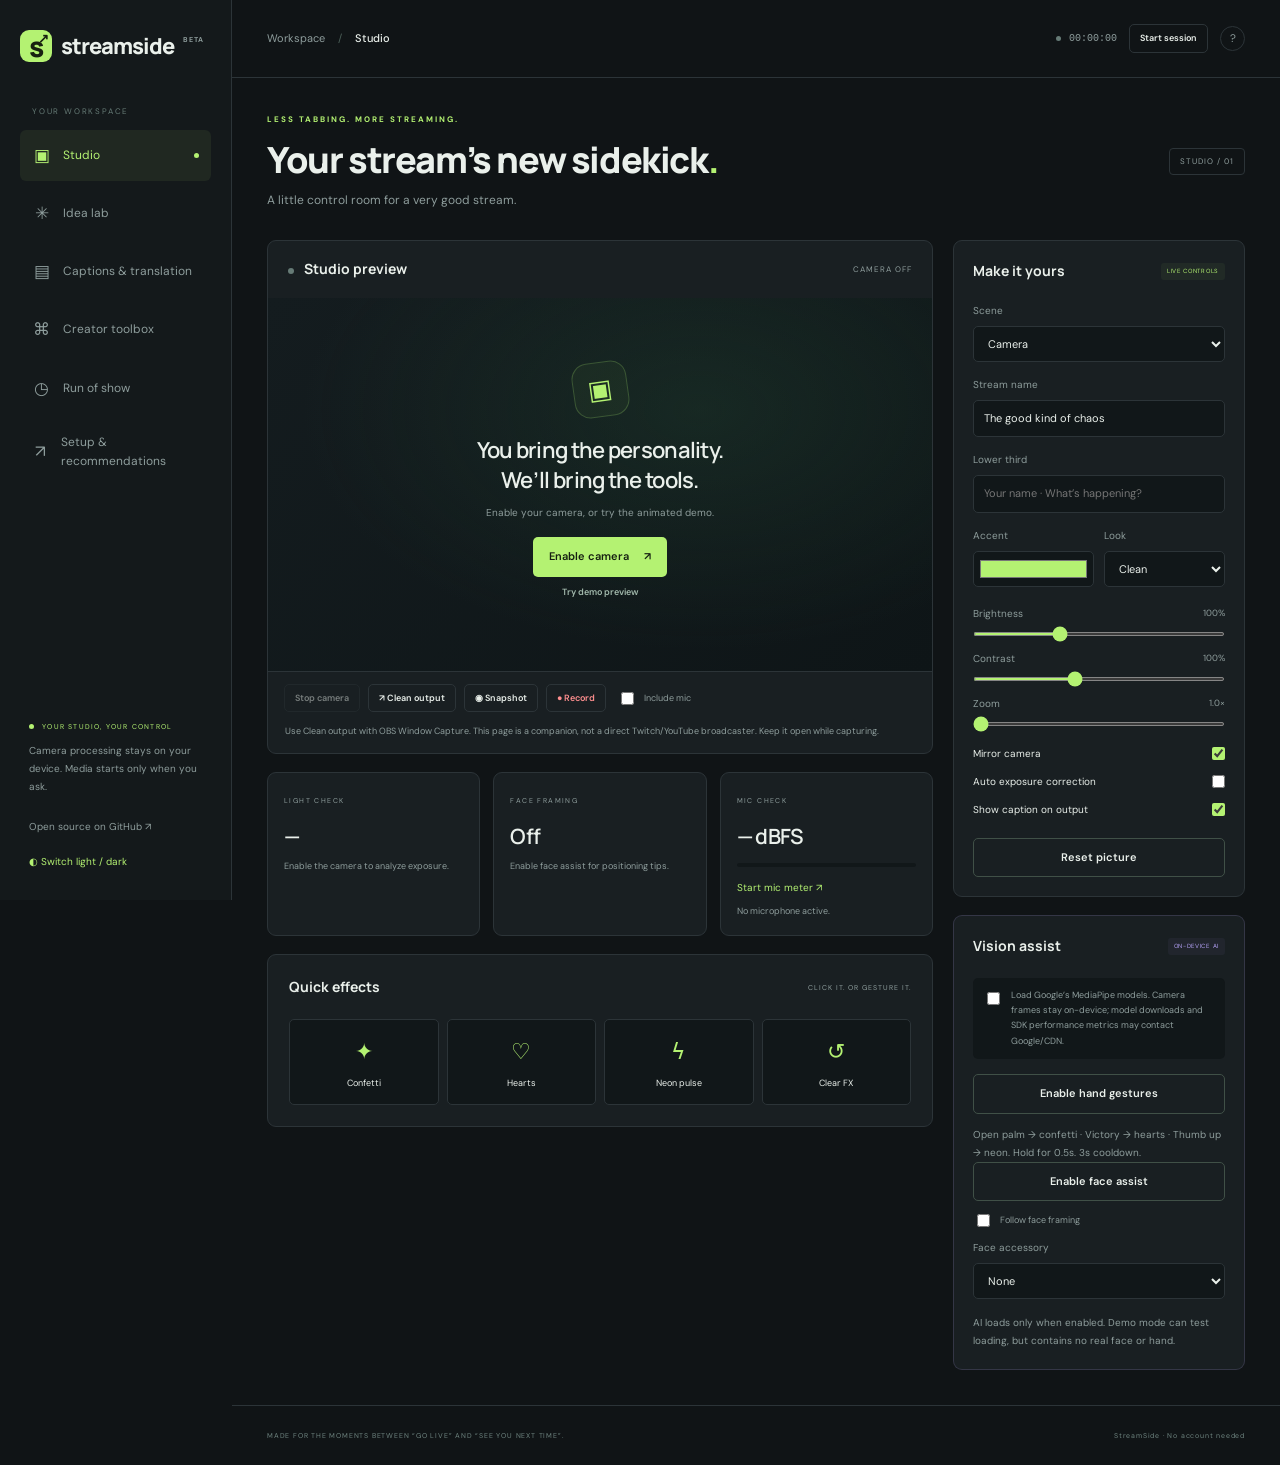
<file: index.html>
<!doctype html><html lang="en"><head><meta charset="utf-8"><meta name="viewport" content="width=device-width,initial-scale=1"><meta name="theme-color" content="#101416"><meta name="description" content="A compact streaming co-pilot. Camera effects, gesture controls, captions, translation, ideas, overlays and creator utilities."><title>StreamSide — Your streaming co-pilot</title><link rel="icon" href="icon.svg" type="image/svg+xml"><link rel="stylesheet" href="style.css?v=69c12beebc"><script defer src="core.js?v=cd84f6df94"></script><script defer src="studio.js?v=141bb0b084"></script><script defer src="speech.js?v=0352fb3597"></script><script defer src="app.js?v=14e2ea399c"></script></head><body>
<aside class="sidebar"><a class="brand" href="#studio"><span class="logo">s<span>↗</span></span>streamside<span class="beta">BETA</span></a><p class="nav-label">YOUR WORKSPACE</p><nav aria-label="Tools"><button data-tab="studio" class="active"><span>▣</span>Studio<span class="nav-dot"></span></button><button data-tab="ideas"><span>✳</span>Idea lab</button><button data-tab="captions"><span>▤</span>Captions & translation</button><button data-tab="tools"><span>⌘</span>Creator toolbox</button><button data-tab="planner"><span>◷</span>Run of show</button><button data-tab="guide"><span>↗</span>Setup & recommendations</button></nav><div class="side-bottom"><div class="local-badge"><i></i> YOUR STUDIO, YOUR CONTROL</div><p>Camera processing stays on your device. Media starts only when you ask.</p><a href="https://github.com/LucasLi1337Unknown/StreamSide" target="_blank" rel="noopener">Open source on GitHub ↗</a><button id="theme-toggle" class="text-button">◐ Switch light / dark</button></div></aside>
<div class="workspace"><header class="topbar"><div class="breadcrumb">Workspace <span>/</span> <b id="page-label">Studio</b></div><div class="top-actions"><span class="session-pill"><i></i> <span id="session-time">00:00:00</span></span><button id="session-toggle" class="small-button">Start session</button><button id="quick-guide" class="icon-button" aria-label="Open setup guide">?</button></div></header><main>
<section id="studio" class="page active"><div class="page-heading"><div><p class="eyebrow">LESS TABBING. MORE STREAMING.</p><h1>Your stream’s new sidekick<span>.</span></h1><p>A little control room for a very good stream.</p></div><span class="version-tag">STUDIO / 01</span></div>
<div class="studio-layout"><div class="studio-main"><div class="panel preview-panel"><div class="panel-head"><h2><i class="status-dot" id="camera-dot"></i> Studio preview</h2><div class="live-label" id="camera-label">CAMERA OFF</div></div><div class="canvas-wrap"><canvas id="studio-canvas" width="1280" height="720" aria-label="Processed camera preview"></canvas><div id="preview-empty"><div class="camera-glyph">▣</div><h3>You bring the personality.<br>We’ll bring the tools.</h3><p>Enable your camera, or try the animated demo.</p><button id="camera-start" class="primary">Enable camera <span>↗</span></button><button id="demo-start" class="subtle">Try demo preview</button></div></div><video id="camera-video" playsinline muted hidden></video><div class="preview-controls"><button id="camera-stop" class="small-button" disabled>Stop camera</button><button id="popout" class="small-button">↗ Clean output</button><button id="snapshot" class="small-button">◉ Snapshot</button><button id="record" class="small-button record-button">● Record</button><label class="inline-check"><input id="record-mic" type="checkbox"> Include mic</label><span id="record-status" class="muted"></span></div><p class="footnote">Use Clean output with OBS Window Capture. This page is a companion, not a direct Twitch/YouTube broadcaster. Keep it open while capturing.</p></div>
<div class="three-grid metrics"><div class="panel metric"><span>LIGHT CHECK</span><strong id="light-score">—</strong><p id="light-tip">Enable the camera to analyze exposure.</p></div><div class="panel metric"><span>FACE FRAMING</span><strong id="face-score">Off</strong><p id="face-tip">Enable face assist for positioning tips.</p></div><div class="panel metric"><span>MIC CHECK</span><strong id="mic-value">— dBFS</strong><div class="meter"><i id="mic-bar"></i></div><button id="mic-test" class="text-button">Start mic meter ↗</button><p id="mic-tip">No microphone active.</p></div></div>
<div class="panel"><div class="panel-head"><h2>Quick effects</h2><span class="muted">CLICK IT. OR GESTURE IT.</span></div><div class="effect-buttons"><button data-fx="confetti"><span>✦</span> Confetti</button><button data-fx="hearts"><span>♡</span> Hearts</button><button data-fx="neon"><span>ϟ</span> Neon pulse</button><button data-fx="clear"><span>↺</span> Clear FX</button></div></div></div>
<div class="studio-side"><div class="panel"><div class="panel-head"><h2>Make it yours</h2><span class="green-tag">LIVE CONTROLS</span></div><label>Scene<select id="scene"><option value="camera">Camera</option><option value="starting">Starting soon</option><option value="brb">Be right back</option><option value="ending">Stream ending</option></select></label><label>Stream name<input id="stream-name" maxlength="60" value="The good kind of chaos"></label><label>Lower third<input id="lower-third" maxlength="80" placeholder="Your name · What’s happening?"></label><div class="two-grid"><label>Accent<input id="accent" type="color" value="#b4f272"></label><label>Look<select id="look"><option value="clean">Clean</option><option value="warm">Warm</option><option value="cool">Cool</option><option value="mono">Mono</option><option value="vivid">Vivid</option></select></label></div><label class="slider-label">Brightness <output id="brightness-value">100%</output><input id="brightness" type="range" min="60" max="180" value="100"></label><label class="slider-label">Contrast <output id="contrast-value">100%</output><input id="contrast" type="range" min="60" max="160" value="100"></label><label class="slider-label">Zoom <output id="zoom-value">1.0×</output><input id="zoom" type="range" min="1" max="2" step="0.05" value="1"></label><div class="toggle-list"><label><span>Mirror camera</span><input id="mirror" type="checkbox" checked></label><label><span>Auto exposure correction</span><input id="auto-light" type="checkbox"></label><label><span>Show caption on output</span><input id="show-caption" type="checkbox" checked></label></div><button id="reset-look" class="secondary wide">Reset picture</button></div>
<div class="panel ai-panel"><div class="panel-head"><h2>Vision assist</h2><span class="purple-tag">ON-DEVICE AI</span></div><label class="consent"><input id="vision-consent" type="checkbox"> Load Google’s MediaPipe models. Camera frames stay on-device; model downloads and SDK performance metrics may contact Google/CDN.</label><button id="gestures" class="secondary wide">Enable hand gestures</button><p class="mini" id="gesture-status">Open palm → confetti · Victory → hearts · Thumb up → neon. Hold for 0.5s. 3s cooldown.</p><button id="face-assist" class="secondary wide">Enable face assist</button><label class="inline-check"><input id="auto-frame" type="checkbox"> Follow face framing</label><label>Face accessory<select id="accessory"><option value="none">None</option><option value="glasses">Neon glasses</option><option value="crown">Crown</option><option value="sparkles">Cheek sparkles</option></select></label><p class="mini" id="vision-status">AI loads only when enabled. Demo mode can test loading, but contains no real face or hand.</p></div></div></div></section>
<section id="ideas" class="page"><div class="page-heading"><div><p class="eyebrow">BEAT THE “WHAT NOW?” MOMENT</p><h1>The idea lab<span>.</span></h1><p>Fresh prompts. Safe chaos. Zero awkward silence.</p></div></div><div class="two-grid"><div class="panel generator"><div class="panel-head"><h2>Random inspiration</h2><span>✳</span></div><div class="two-grid"><label>Category<select id="idea-category"><option value="gaming">Gaming</option><option value="chatting">Just chatting</option><option value="creative">Art & creating</option><option value="study">Study & learning</option></select></label><label>Generate<select id="idea-type"><option value="challenge">A challenge</option><option value="topic">A chat prompt</option><option value="title">A stream title</option><option value="wildcard">A wildcard object</option></select></label></div><div id="idea-output" class="big-output" aria-live="polite">Your next great moment starts with one click.</div><div class="button-row"><button id="generate" class="primary">Generate something ✦</button><button id="save-idea" class="secondary">☆ Save</button><button id="copy-idea" class="secondary">Copy</button></div><p class="mini">Curated random combinations, not an LLM. Challenges avoid dangerous, costly or humiliating tasks.</p></div><div class="panel"><div class="panel-head"><h2>Spin a decision</h2><span>◉</span></div><label>Options, one per line<textarea id="wheel-options" rows="5">Play one more round
Take a water break
Let chat choose the next topic
Try a creative challenge</textarea></label><div id="wheel-result" class="wheel-result" aria-live="polite">?</div><button id="spin" class="primary wide">Let the wheel decide ↻</button></div></div><div class="two-grid below"><div class="panel"><div class="panel-head"><h2>Random number & dice</h2></div><div class="three-grid"><label>Minimum<input id="random-min" type="number" value="1"></label><label>Maximum<input id="random-max" type="number" value="100"></label><label>Dice count<input id="dice-count" type="number" min="1" max="10" value="2"></label></div><div class="button-row"><button id="random-number" class="secondary">Draw a number</button><button id="roll-dice" class="secondary">Roll d6 dice</button><strong id="random-result">—</strong></div></div><div class="panel"><div class="panel-head"><h2>Your saved ideas</h2><button id="export-ideas" class="text-button">Export ↗</button></div><div id="saved-ideas" class="list-empty">Save an idea to keep it here.</div></div></div></section>
<section id="captions" class="page"><div class="page-heading"><div><p class="eyebrow">MAKE EVERY WORD COUNT</p><h1>Say it. Save it. Share it<span>.</span></h1><p>Live microphone captions, translation, and transcript links.</p></div></div><div class="two-grid"><div class="panel"><div class="panel-head"><h2>Live captions</h2><span id="speech-badge" class="status-tag">NOT LISTENING</span></div><div class="two-grid"><label>Spoken language<select id="speech-language"><option value="en-US">English</option><option value="zh-CN">中文（普通话）</option><option value="fr-FR">Français</option><option value="es-ES">Español</option><option value="pt-BR">Português (Brasil)</option><option value="ja-JP">日本語</option><option value="de-DE">Deutsch</option></select></label><label>Transcript title<input id="transcript-title" maxlength="100" value="My stream transcript"></label></div><p class="mini">Uses your microphone, not a stream URL or desktop audio. Speech recognition depends on browser/service support and may send audio to your browser’s recognition provider. Chrome/Edge recommended.</p><div class="button-row"><button id="speech-start" class="primary">Start listening</button><button id="speech-stop" class="secondary" disabled>Stop</button><button id="speech-clear" class="text-button">Clear session</button></div><p id="speech-status" class="mini" role="status">You can also paste text below or import an exported JSON transcript.</p><div id="interim" class="interim" aria-live="polite"></div><div id="transcript-list" class="transcript-list"><p class="list-empty">Your words will appear here.</p></div><label>Manual caption / paste text<textarea id="manual-caption" rows="3" placeholder="Useful when speech recognition isn’t supported…"></textarea></label><button id="add-caption" class="secondary">Add to transcript</button><div class="button-row export-row"><button id="export-txt" class="text-button">↓ TXT</button><button id="export-srt" class="text-button">↓ SRT</button><button id="export-json" class="text-button">↓ JSON</button><label class="file-label">↑ Import JSON<input id="import-transcript" type="file" accept=".json,application/json"></label></div></div>
<div><div class="panel"><div class="panel-head"><h2>Translate your words</h2><span class="purple-tag">BROWSER + ONLINE</span></div><label>Translate into<select id="target-language"><option value="zh">中文</option><option value="en">English</option><option value="fr">Français</option><option value="es">Español</option><option value="pt">Português</option><option value="ja">日本語</option><option value="de">Deutsch</option></select></label><label>Translation engine<select id="translation-engine"><option value="browser">On-device browser AI (if available)</option><option value="mymemory">MyMemory online (limited free service)</option></select></label><label class="consent"><input id="translation-consent" type="checkbox"> For MyMemory, send caption text to api.mymemory.translated.net. Its quotas and terms apply. Avoid confidential text.</label><label class="inline-check"><input id="auto-translate" type="checkbox"> Translate new captions automatically</label><button id="translate-last" class="secondary wide">Translate latest caption</button><div id="translation-output" class="translation-output">Translations appear here.</div><p id="translation-status" class="mini" role="status">On-device AI may require a model download and is not available in every browser.</p></div><div class="panel below"><div class="panel-head"><h2>Give your transcript a link</h2><span>↗</span></div><p class="mini">Creates a read-only snapshot encoded in the link itself. Anyone with it can read the text. It is not encrypted, searchable hosting or live syncing. Long transcripts should be exported instead.</p><button id="share-transcript" class="primary wide">Create shareable link</button><label class="below">Snapshot link<input id="share-link" readonly placeholder="Generate a link first"></label><div class="button-row"><button id="copy-share" class="secondary">Copy link</button><a id="open-share" class="secondary disabled" target="_blank" rel="noopener">Open transcript ↗</a></div></div></div></div></section>
<section id="tools" class="page"><div class="page-heading"><div><p class="eyebrow">SMALL TOOLS. BIG DIFFERENCE.</p><h1>The creator toolbox<span>.</span></h1><p>The little things you always need in the middle of a stream.</p></div></div><div class="tool-grid"><div class="panel"><div class="panel-head"><h2>Countdown / focus timer</h2><span>◷</span></div><div id="countdown-display" class="timer-number">05:00</div><label>Minutes<input id="countdown-minutes" type="number" min="0.1" max="1440" step="0.1" value="5"></label><div class="button-row"><button id="timer-start" class="primary">Start</button><button id="timer-reset" class="secondary">Reset</button><button id="timer-overlay" class="secondary">Overlay ↗</button></div><label class="inline-check"><input id="timer-on-output" type="checkbox"> Show timer on studio output</label></div><div class="panel"><div class="panel-head"><h2>Bitrate & storage calculator</h2></div><div class="two-grid"><label>Upload speed (Mbps)<input id="upload-speed" type="number" min="0.1" max="10000" value="10"></label><label>Stream length (hours)<input id="stream-hours" type="number" min="0.1" max="48" value="2"></label><label>Video bitrate (kbps)<input id="video-bitrate" type="number" min="100" max="100000" value="6000"></label><label>Audio bitrate (kbps)<input id="audio-bitrate" type="number" min="32" max="512" value="160"></label></div><div id="bitrate-result" class="result-box"></div><p class="mini">Uses 70% of upload as a headroom guideline. Estimated decimal GB excludes container overhead; platform limits differ.</p></div><div class="panel"><div class="panel-head"><h2>Goal calculator</h2></div><div class="two-grid"><label>Current progress<input id="goal-current" type="number" min="0" value="35"></label><label>Target<input id="goal-target" type="number" min="1" value="100"></label></div><div id="goal-result" class="result-box"></div><div class="progress"><i id="goal-progress"></i></div><label class="inline-check"><input id="goal-on-output" type="checkbox"> Show goal bar on studio</label></div><div class="panel"><div class="panel-head"><h2>Quick poll</h2></div><label>Question<input id="poll-question" value="What should we do next?" maxlength="100"></label><label>Choices, one per line<textarea id="poll-options" rows="3">One more game
Creative challenge
Just chatting</textarea></label><button id="poll-create" class="secondary wide">Create / reset local poll</button><div id="poll-results" class="below"></div><p class="mini">Local vote counter for a host to tally chat votes. Viewers cannot vote remotely.</p></div><div class="panel"><div class="panel-head"><h2>Teleprompter</h2></div><label>Your script<textarea id="prompter-text" rows="5" placeholder="Paste your introduction, talking points, or script…"></textarea></label><label>Scroll speed<input id="prompter-speed" type="range" min="5" max="100" value="25"></label><button id="prompter-open" class="primary wide">Open teleprompter ↗</button></div><div class="panel"><div class="panel-head"><h2>Sound cues</h2><span>♫</span></div><p class="mini">Original synthesized cues. Play to your speakers; route browser audio into OBS if you want viewers to hear.</p><div class="effect-buttons sound-buttons"><button data-sound="chime">✦ Chime</button><button data-sound="win">★ Win</button><button data-sound="drum">● Drum</button><button data-sound="count">3…2…1</button></div><label>Volume<input id="sound-volume" type="range" min="0" max="0.5" step="0.01" value="0.15"></label></div></div></section>
<section id="planner" class="page"><div class="page-heading"><div><p class="eyebrow">A LITTLE STRUCTURE. A LOT OF ROOM TO PLAY.</p><h1>Your run of show<span>.</span></h1><p>Build a plan, keep the pace, and remember the water breaks.</p></div><button id="export-plan" class="secondary">Export plan ↓</button></div><div class="two-grid"><div class="panel"><div class="panel-head"><h2>Segments</h2><strong id="plan-total" class="green">0 min</strong></div><form id="segment-form" class="segment-form"><label>Segment name<input id="segment-name" required maxlength="80" placeholder="Warm up with chat"></label><label>Minutes<input id="segment-minutes" type="number" required min="1" max="240" value="10"></label><button class="primary" type="submit">+ Add</button></form><div id="segments" class="below"></div><div class="button-row"><button id="plan-run" class="primary">Start next segment</button><button id="plan-pause" class="secondary">Pause</button></div><p id="plan-status" class="mini" role="status">Plan saved on this device.</p></div><div><div class="panel"><div class="panel-head"><h2>Pre-stream checklist</h2><span id="checklist-count" class="green">0 / 6</span></div><div id="checklist"></div></div><div class="panel below"><div class="panel-head"><h2>Clip markers & notes</h2></div><p class="mini">Markers use your session clock. Start a session in the top bar before recording moments.</p><div class="button-row"><input id="marker-note" maxlength="120" placeholder="That moment deserves a clip"><button id="add-marker" class="secondary">+ Mark</button></div><div id="markers" class="below"></div><button id="export-markers" class="text-button">Export markers ↓</button></div></div></div></section>
<section id="guide" class="page"><div class="page-heading"><div><p class="eyebrow">GET YOUR SETUP DIALED IN</p><h1>Stream smarter<span>.</span></h1><p>A practical setup coach and a clear view of what each tool does.</p></div></div><div class="two-grid"><div class="panel"><div class="panel-head"><h2>Your setup recipe</h2><span class="green-tag">RULE-BASED COACH</span></div><label>What are you streaming?<select id="coach-content"><option value="gaming">Fast-paced games</option><option value="chat">Just chatting / podcast</option><option value="art">Art / desk camera</option><option value="study">Study / teaching</option></select></label><label>Available upload (Mbps)<input id="coach-upload" type="number" min="0.1" value="10"></label><label>Computer power<select id="coach-power"><option value="low">Older / lightweight laptop</option><option value="mid" selected>Modern laptop</option><option value="high">Desktop with dedicated GPU</option></select></label><button id="coach-generate" class="primary wide">Build my setup recipe ↗</button><div id="coach-result" class="result-box below"></div></div><div class="panel prose"><h2>Bring StreamSide into OBS</h2><ol><li>Open Studio and enable the camera. Finish your effects and captions.</li><li>Open <b>Clean output</b>. This is a separate, uncluttered window.</li><li>In OBS, add a <b>Window Capture</b> source and select that output window. Crop browser chrome if needed.</li><li>Keep StreamSide open and the output window visible. Browser background throttling can reduce frame rate.</li><li>Add your microphone in OBS separately. Caption recognition is a separate service; avoid double-routing the mic.</li></ol><p>For transparent text overlays, use the timer overlay link with an OBS Browser Source. Camera output uses Window Capture; there is no virtual-camera driver.</p><a href="https://obsproject.com/kb/window-capture-sources" target="_blank" rel="noopener">OBS Window Capture guide ↗</a></div></div><div class="panel prose below"><h2>Capabilities & privacy, without the mystery</h2><div class="capability-grid"><div><h3>Camera & face</h3><p>Camera effects are rendered locally to canvas. Exposure is estimated from pixel brightness. Face landmarks guide framing and track accessories. No identity recognition or face reshaping. Digital correction cannot move your room lights.</p></div><div><h3>Gestures</h3><p>Google MediaPipe’s gesture model detects open palm, victory and thumbs up. Recognition is probabilistic. Models download on first use; GPU/CPU and browser support affect speed. Manual effect buttons always work.</p></div><div><h3>Speech & translation</h3><p>Live recognition uses browser Web Speech support and may process microphone audio remotely. On-device translation is browser-dependent. MyMemory is an opt-in, quota-limited online fallback for caption text. No unlimited translation promise.</p></div><div><h3>Storage & sharing</h3><p>Ideas, planner and transcript drafts are stored in your browser. No accounts or server-side transcript database. Share links contain a frozen copy of the text; anyone who has a link can read it. Stop buttons release camera/microphone tracks.</p></div></div><div class="button-row"><button id="backup" class="secondary">Export workspace backup</button><label class="file-label secondary">Import backup<input id="restore" type="file" accept=".json,application/json"></label></div><p class="mini">You control when camera, mic, recognition, model downloads and online translation start. Nothing goes live to a streaming platform from this app.</p></div></section>
<section id="shared-transcript" class="page"><div class="page-heading"><div><p class="eyebrow">READ-ONLY TRANSCRIPT SNAPSHOT</p><h1 id="shared-title">Stream transcript</h1><p>This snapshot is encoded in the link. It does not update live.</p></div></div><div class="panel"><div id="shared-content"></div><button id="shared-download" class="secondary below">Download transcript ↓</button></div></section>
</main><footer>MADE FOR THE MOMENTS BETWEEN “GO LIVE” AND “SEE YOU NEXT TIME”.<span>StreamSide · No account needed</span></footer></div><div id="toast" role="status"></div><dialog id="recording-dialog"><button id="close-recording" class="dialog-close" aria-label="Close recording">×</button><h2>Your recording is ready</h2><video id="recorded-video" controls playsinline></video><a id="download-recording" class="primary" download="streamside-recording.webm">Download recording ↓</a><p class="mini">Save this file before leaving. Recordings are kept in memory until downloaded.</p></dialog></body></html>
</file>
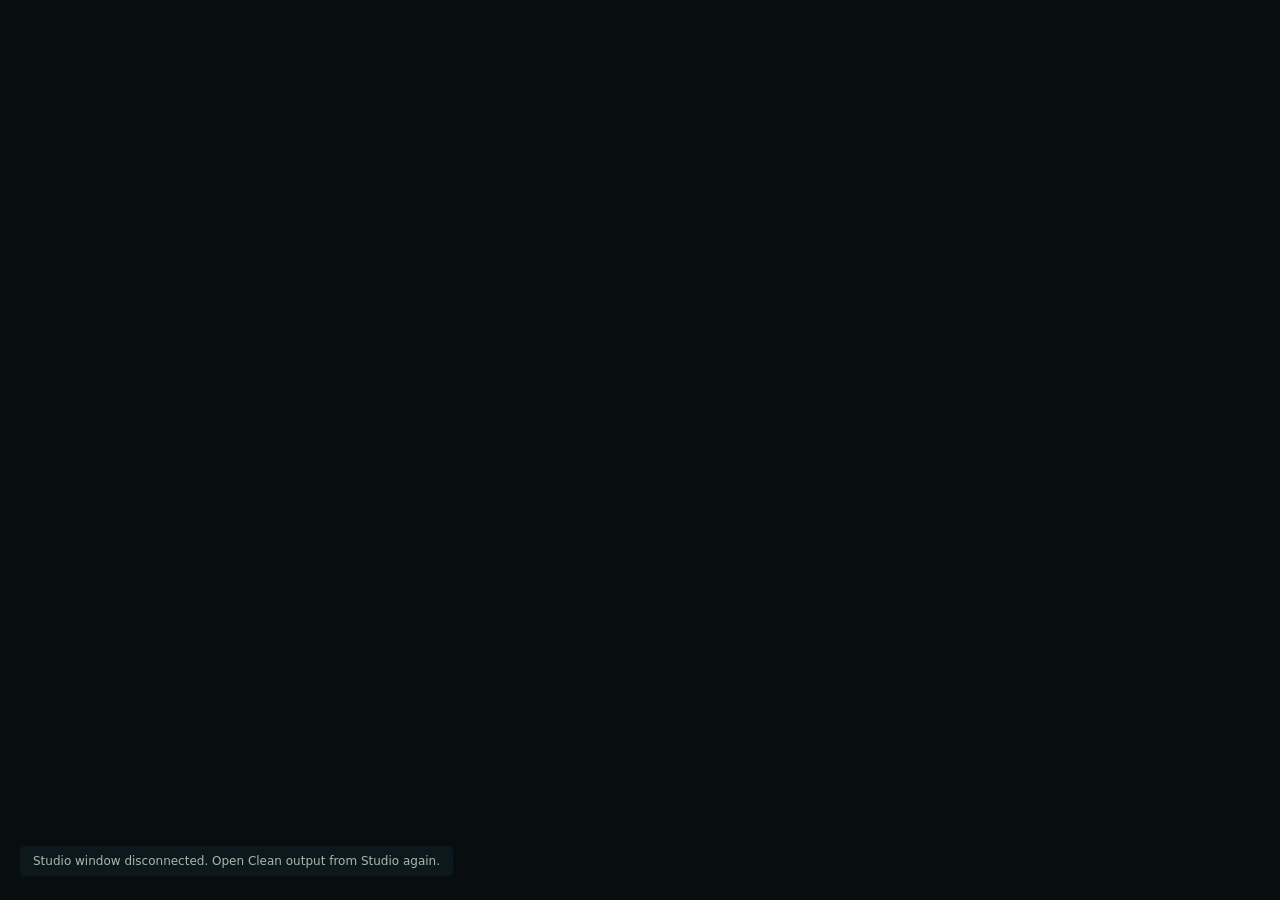
<file: output.html>
<!doctype html><html lang="en"><head><meta charset="utf-8"><meta name="viewport" content="width=device-width,initial-scale=1"><title>StreamSide — Clean output</title><style>*{box-sizing:border-box}html,body{margin:0;width:100%;min-height:100%;background:#080e10;color:#fff;font-family:system-ui}body.camera{height:100vh;display:grid;place-items:center;overflow:hidden}canvas{display:block;max-width:100%;max-height:100vh;object-fit:contain;width:100%;height:100%}.notice{position:fixed;bottom:12px;left:20px;font-size:12px;color:#a7b7ad;background:#0d181c;padding:8px 13px;border-radius:5px}body.timer{background:transparent;display:grid;place-items:center;height:100vh}.timer-box{text-align:center;background:#10191fe6;padding:30px 60px;border-radius:16px;max-width:100%}.timer-box small{color:#b4f272;letter-spacing:4px;text-transform:uppercase;font-size:15px}.timer-box h1{font-size:clamp(60px,16vw,180px);font-variant-numeric:tabular-nums;margin:0;letter-spacing:-5px}.prompter #controls{position:fixed;top:0;left:0;right:0;display:flex;justify-content:center;gap:15px;background:#10191f;padding:15px;z-index:2}.prompter button{color:#111;background:#b4f272;border:0;padding:10px 18px;border-radius:5px;cursor:pointer}.prompter #script{font-size:clamp(24px,4vw,44px);line-height:1.9;white-space:pre-wrap;overflow-wrap:anywhere;max-width:1000px;margin:50vh auto;padding:0 8% 60vh}.prompter .reading-line{position:fixed;top:45%;left:0;right:0;border-top:1px solid #b4f27244;pointer-events:none}</style><script defer src="output.js?v=d4dacaa2d3"></script></head><body><canvas id="output" width="1280" height="720"></canvas><p class="notice" id="notice">Connecting to your Studio window…</p></body></html>
</file>
<file: style.css>
@import url('https://fonts.googleapis.com/css2?family=DM+Sans:wght@400;500;600;700&family=Manrope:wght@400;500;600;700;800&display=swap');
:root{--bg:#101416;--side:#14191b;--panel:#191f22;--field:#111719;--line:#2c3438;--text:#eaf0eb;--muted:#8e9d9c;--green:#b4f272;--purple:#b6a3fa;--danger:#ff8f8f}*{box-sizing:border-box}body{margin:0;background:var(--bg);color:var(--text);font:13px/1.6 'DM Sans',sans-serif}body.light{--bg:#edf1ed;--side:#f9fbf7;--panel:#fff;--field:#f1f5f0;--line:#d4ddd2;--text:#1a2822;--muted:#5d7268;--green:#467b16;--purple:#6e4cb7}button,input,textarea,select{font:inherit}button{cursor:pointer}button:disabled{opacity:.45;cursor:not-allowed}a{color:inherit;text-decoration:none}button,input,select,textarea,a{outline-offset:4px}button:focus-visible,a:focus-visible{outline:2px solid var(--green)}h1,h2,h3,p{margin-top:0}h1,h2,h3{font-family:'Manrope',sans-serif}h1{font-size:36px;letter-spacing:-1.4px;font-weight:800;line-height:1.2;margin-bottom:10px}h1>span{color:var(--green)}h2{font-size:14px;font-weight:700;margin:0}h3{font-size:14px}.sidebar{position:fixed;inset:0 auto 0 0;width:232px;border-right:1px solid var(--line);background:var(--side);padding:30px 20px;display:flex;flex-direction:column;z-index:20}.brand{display:flex;align-items:center;gap:9px;font:800 22px 'Manrope',sans-serif;letter-spacing:-1px;white-space:nowrap}.logo{display:grid;place-items:center;border-radius:9px;width:32px;height:32px;background:var(--green);color:#182110;position:relative;font-size:28px;line-height:1}.logo>span{position:absolute;font-size:13px;right:4px;top:2px}.beta{font:700 7px 'DM Sans',sans-serif;letter-spacing:1px;color:var(--muted);align-self:start;margin-top:5px}.nav-label{font-size:8px;letter-spacing:1.8px;color:#667b76;margin:43px 12px 12px}nav{display:grid;gap:7px}nav button{display:flex;align-items:center;gap:12px;color:var(--muted);background:none;border:0;padding:12px;border-radius:6px;text-align:left;font-size:12px}nav button>span:first-child{font-size:17px;width:19px;text-align:center}nav button.active{background:#b4f27212;color:var(--green)}nav button:hover{background:#b4f27209;color:var(--text)}.nav-dot{width:5px;height:5px;background:var(--green);border-radius:50%;margin-left:auto}.side-bottom{margin-top:auto;padding:18px 9px 0}.local-badge{font-size:7px;letter-spacing:1.2px;color:var(--green)}.local-badge i{display:inline-block;width:5px;height:5px;background:var(--green);border-radius:50%;margin-right:5px}.side-bottom p{font-size:10px;color:var(--muted);margin:10px 0 20px;line-height:1.8}.side-bottom>a{font-size:10px;color:var(--muted)}.side-bottom .text-button{display:block;margin-top:17px}.workspace{margin-left:232px}.topbar{height:78px;border-bottom:1px solid var(--line);display:flex;align-items:center;justify-content:space-between;padding:0 35px;gap:15px}.breadcrumb{color:var(--muted);font-size:11px}.breadcrumb span{color:#4b5f58;margin:0 10px}.breadcrumb b{font-weight:500;color:var(--text)}.top-actions{display:flex;gap:12px;align-items:center}.session-pill{font:10px monospace;color:var(--muted);display:flex;align-items:center;gap:8px}.session-pill i{background:#667b76;width:5px;height:5px;border-radius:50%}.session-pill.running i{background:var(--green);box-shadow:0 0 10px var(--green)}main{max-width:1600px;margin:auto;padding:35px}.page{display:none}.page.active{display:block}.page-heading{display:flex;justify-content:space-between;gap:20px;align-items:center;margin-bottom:30px}.eyebrow{font-size:8px;letter-spacing:2px;color:var(--green);font-weight:700;margin:0 0 12px}.page-heading p:last-child{color:var(--muted);font-size:12px;margin-bottom:0}.version-tag{border:1px solid var(--line);border-radius:4px;padding:6px 10px;font-size:8px;letter-spacing:1px;color:var(--muted)}.panel{background:var(--panel);border:1px solid var(--line);border-radius:9px;padding:21px;min-width:0}.panel-head{display:flex;align-items:center;justify-content:space-between;gap:10px;margin-bottom:20px}.panel-head>.muted{font-size:7px;letter-spacing:1px}.panel-head>span:not([class]){color:var(--green);font-size:20px}.studio-layout{display:grid;grid-template-columns:minmax(0,1fr) 292px;gap:20px}.studio-main,.studio-side{display:flex;flex-direction:column;gap:18px}.preview-panel{padding:0;overflow:hidden}.preview-panel>.panel-head{margin:0;padding:17px 20px}.status-dot{display:inline-block;width:6px;height:6px;border-radius:50%;background:#667b76;margin-right:7px}.status-dot.on{background:var(--green)}.live-label{font-size:8px;letter-spacing:1px;color:var(--muted)}.canvas-wrap{position:relative;aspect-ratio:16/9;background:#0c1113;overflow:hidden}.canvas-wrap canvas{width:100%;height:100%;display:block}#preview-empty{position:absolute;inset:0;display:flex;align-items:center;justify-content:center;flex-direction:column;text-align:center;background:radial-gradient(ellipse at 65% 30%,#21433160,transparent 65%),linear-gradient(135deg,#141c1f,#0e1517)}#preview-empty[hidden]{display:none}.camera-glyph{color:var(--green);font-size:26px;width:55px;height:55px;border:1px solid #b4f27235;display:grid;place-items:center;border-radius:16px;margin-bottom:18px;background:#b4f2720a;transform:rotate(-8deg)}#preview-empty h3{font-size:22px;font-weight:600;line-height:1.4;letter-spacing:-.7px;margin-bottom:9px;color:#eaf0eb}#preview-empty p{font-size:10px;color:#8e9d9c;margin-bottom:16px}.preview-controls{padding:12px 16px;display:flex;align-items:center;flex-wrap:wrap;gap:8px;border-top:1px solid var(--line)}.footnote{font-size:9px;line-height:1.7;color:var(--muted);padding:0 17px;margin:0 0 13px}.primary,.secondary,.small-button,.subtle{border-radius:5px;padding:10px 15px;font-size:11px;display:inline-flex;align-items:center;justify-content:center;gap:15px;font-weight:600;transition:background .15s}.primary{background:var(--green);color:#162011;border:1px solid transparent}.light .primary{color:white}.primary:hover{filter:brightness(1.08)}.secondary{background:transparent;color:var(--text);border:1px solid #405047}.secondary:hover,.small-button:hover{background:#9bd07110}.small-button{padding:6px 10px;background:transparent;color:var(--text);border:1px solid var(--line);font-size:9px}.icon-button{border:1px solid var(--line);background:transparent;color:var(--muted);width:25px;height:25px;border-radius:50%;font-size:11px}.subtle{background:none;border:0;color:#a3baad;font-size:9px;padding:8px}.text-button{border:0;background:none;color:var(--green);font-size:10px;padding:0}.wide{width:100%}.record-button{color:var(--danger)}.record-button.recording{background:#ff696920;border-color:#ff6969}.two-grid{display:grid;grid-template-columns:repeat(2,minmax(0,1fr));gap:20px}.three-grid{display:grid;grid-template-columns:repeat(3,minmax(0,1fr));gap:13px}.metric{padding:16px}.metric>span{font-size:7px;letter-spacing:1.4px;color:var(--muted)}.metric strong{display:block;font-family:'Manrope',sans-serif;font-size:21px;margin-top:10px;font-weight:600;letter-spacing:-.7px}.metric p{font-size:9px;color:var(--muted);line-height:1.7;margin:6px 0 0}.meter{height:4px;background:var(--field);border-radius:5px;margin:10px 0}.meter i{display:block;height:100%;background:var(--green);width:0;transition:width .08s}.effect-buttons{display:grid;grid-template-columns:repeat(4,minmax(0,1fr));gap:8px}.effect-buttons button{padding:14px 5px;background:var(--field);border:1px solid var(--line);border-radius:5px;color:var(--text);font-size:9px}.effect-buttons button>span{display:block;font-size:22px;margin-bottom:7px;color:var(--green)}.effect-buttons button:hover{border-color:var(--green)}.studio-side .panel{padding:19px}.green-tag,.purple-tag,.status-tag{font-size:6px;letter-spacing:.7px;white-space:nowrap;padding:4px 6px;border-radius:3px;background:#b4f2720d;color:var(--green)}.purple-tag{background:#b6a3fa0d;color:var(--purple)}.status-tag{font-size:8px}.status-tag.live{background:#b4f2721c}label{display:block;font-size:10px;color:var(--muted);margin-bottom:15px}input:not([type=checkbox]):not([type=range]),select,textarea{display:block;width:100%;background:var(--field);border:1px solid var(--line);border-radius:5px;padding:9px 10px;color:var(--text);outline:none;font-size:11px;margin-top:7px;min-width:0}input:focus,textarea:focus,select:focus{border-color:var(--green)!important}input[type=color]{height:36px;padding:4px!important}textarea{resize:vertical;line-height:1.7}input[type=range]{display:block;accent-color:var(--green);width:100%;margin:10px 0 0;height:4px}input[type=checkbox]{accent-color:var(--green)}.studio-side .two-grid{gap:10px}.slider-label{position:relative;margin-top:4px}.slider-label output{float:right;font-size:9px}.toggle-list{margin:20px 0}.toggle-list label{display:flex;justify-content:space-between;align-items:center;color:var(--text);font-size:10px;margin:12px 0}.toggle-list input{margin:0}.inline-check{display:flex;gap:7px;align-items:center;font-size:9px;line-height:1.5;margin:10px 0}.preview-controls .inline-check{margin:0 0 0 3px}.mini{font-size:10px;color:var(--muted);line-height:1.8;margin:12px 0 0}.ai-panel{border-color:#b6a3fa2b}.ai-panel button+button{margin-top:12px}.consent{display:flex;align-items:flex-start;gap:8px;font-size:9px;line-height:1.7;padding:10px;background:var(--field);border-radius:5px}.consent input{margin-top:4px;flex-shrink:0}.muted{color:var(--muted);font-size:10px}.green{color:var(--green)}.below{margin-top:20px}.button-row{display:flex;gap:9px;align-items:center;flex-wrap:wrap}.big-output{min-height:195px;display:flex;align-items:center;font:600 23px/1.5 'Manrope',sans-serif;letter-spacing:-.6px;padding:20px 0;overflow-wrap:anywhere}.wheel-result{height:95px;display:flex;align-items:center;justify-content:center;text-align:center;font:700 23px 'Manrope',sans-serif;color:var(--green);padding:10px;line-height:1.5}.wheel-result.spinning{opacity:.5}.list-empty{color:var(--muted);font-size:11px;padding:20px 0}.list-row{display:flex;align-items:center;justify-content:space-between;gap:14px;padding:13px 0;border-bottom:1px solid var(--line);font-size:11px}.list-row>span{overflow-wrap:anywhere}.list-row button{flex-shrink:0}.delete-button{color:var(--muted);border:0;background:transparent;font-size:16px}.timer-number{font:500 60px 'Manrope',sans-serif;letter-spacing:-3px;color:var(--green);text-align:center;margin:16px 0 20px}.tool-grid{display:grid;grid-template-columns:repeat(3,minmax(0,1fr));gap:20px}.tool-grid .two-grid{gap:10px}.result-box{font-size:12px;line-height:1.9;color:var(--text);padding:14px;background:var(--field);border:1px solid var(--line);border-radius:5px}.result-box b{color:var(--green)}.result-box .warning{color:var(--danger)}.progress{height:6px;background:var(--field);border-radius:5px;margin-top:15px;overflow:hidden}.progress i{background:var(--green);height:100%;display:block;width:0}.poll-choice{display:flex;gap:8px;align-items:center;margin:9px 0;font-size:11px}.poll-choice button{flex:1;text-align:left;background:var(--field);border:1px solid var(--line);color:var(--text);padding:8px;border-radius:4px}.poll-choice span{color:var(--green)}.sound-buttons{grid-template-columns:repeat(2,1fr);margin:20px 0}.sound-buttons button{padding:17px 5px}.transcript-list{max-height:360px;min-height:150px;overflow-y:auto;border-top:1px solid var(--line);margin:20px 0}.transcript-row{padding:14px 0;border-bottom:1px solid var(--line)}.transcript-row time{display:block;font:9px monospace;color:var(--green);margin-bottom:5px}.transcript-row p{font-size:12px;margin:0;white-space:pre-wrap;overflow-wrap:anywhere}.transcript-row .translated{color:var(--purple);font-size:11px;margin-top:7px}.interim{color:var(--muted);font-style:italic;font-size:12px;margin:15px 0}.translation-output{background:var(--field);padding:18px;min-height:110px;border:1px solid var(--line);border-radius:5px;color:var(--purple);line-height:1.8;margin-top:15px;font-size:14px;white-space:pre-wrap;overflow-wrap:anywhere}.file-label{position:relative;color:var(--green);cursor:pointer;display:inline-block;font-size:10px;margin:0}.file-label input{position:absolute;opacity:0;width:1px!important;height:1px;overflow:hidden}.export-row{padding-top:20px}.export-row button{margin-right:12px}.disabled{opacity:.4;pointer-events:none}.segment-form{display:grid;grid-template-columns:minmax(0,1fr) 80px auto;gap:10px;align-items:end}.segment-form label{margin:0}.segment{padding:15px 0;border-bottom:1px solid var(--line);display:flex;align-items:center;gap:12px}.segment.active{color:var(--green)}.segment.done{opacity:.5}.segment .segment-number{font:11px monospace;color:var(--muted)}.segment-info{flex:1;min-width:0}.segment-info strong{font-size:12px;display:block;overflow-wrap:anywhere}.segment-info small{font-size:10px;color:var(--muted)}#checklist label{display:flex;align-items:center;gap:10px;padding:11px 0;margin:0;border-bottom:1px solid var(--line);font-size:11px;color:var(--text)}#checklist label:has(input:checked){color:var(--muted);text-decoration:line-through}.prose p,.prose li{font-size:11px;color:var(--muted);line-height:1.9}.prose ol{padding-left:17px;margin:20px 0}.prose li{padding-left:4px;margin-bottom:9px}.prose a{color:var(--green);text-decoration:underline;font-size:11px}.capability-grid{display:grid;grid-template-columns:repeat(4,1fr);gap:25px;margin-top:25px}.capability-grid h3{font-size:12px;margin-bottom:8px}footer{display:flex;align-items:center;justify-content:space-between;gap:15px;padding:24px 35px;border-top:1px solid var(--line);color:#6f8580;font-size:7px;letter-spacing:.8px}#toast{position:fixed;bottom:26px;left:calc(50% + 116px);transform:translateX(-50%);background:var(--green);color:#15200e;padding:13px 22px;border-radius:6px;font-size:12px;box-shadow:0 10px 50px #0005;opacity:0;pointer-events:none;transition:opacity .2s;z-index:100;max-width:90vw}#toast.visible{opacity:1}dialog{background:var(--panel);border:1px solid var(--line);color:var(--text);width:min(720px,95vw);border-radius:10px;padding:30px}dialog::backdrop{background:#000a;backdrop-filter:blur(5px)}dialog video{width:100%;margin:20px 0;max-height:50vh}.dialog-close{position:absolute;top:10px;right:13px;border:0;background:none;font-size:25px;color:var(--text)}body.shared .sidebar,body.shared .topbar{display:none}body.shared .workspace{margin-left:0}body.shared main{max-width:900px}body.shared footer{max-width:900px;margin:auto}body.shared .page-heading h1{overflow-wrap:anywhere}
@media(min-width:1600px){h1{font-size:41px}.studio-layout{grid-template-columns:minmax(0,1fr) 330px}}@media(max-width:1200px){.sidebar{width:200px;padding:25px 13px}.brand{font-size:20px}.beta{font-size:6px}nav button{font-size:11px;gap:9px}.workspace{margin-left:200px}main{padding:26px}.studio-layout{grid-template-columns:minmax(0,1fr) 260px;gap:15px}.panel{padding:17px}.studio-side .panel{padding:16px}.studio-side .panel-head{flex-wrap:wrap;gap:8px}.tool-grid{grid-template-columns:repeat(2,minmax(0,1fr))}h1{font-size:30px}.topbar{padding:0 26px}.preview-controls{gap:6px;padding:10px}.preview-controls button{font-size:8px;padding:6px 7px}.metric{padding:12px}.metric strong{font-size:18px}.metric p{font-size:8px}.three-grid.metrics{gap:8px}.effect-buttons button{font-size:8px}.capability-grid{grid-template-columns:1fr 1fr}#toast{left:calc(50% + 100px)}}@media(max-width:950px){.studio-layout{grid-template-columns:1fr}.studio-side{display:grid;grid-template-columns:1fr 1fr;align-items:start}.two-grid{gap:15px}.page-heading .version-tag{display:none}.brand{gap:6px}.big-output{font-size:20px}#preview-empty h3{font-size:24px}.top-actions{gap:8px}.session-pill{font-size:9px}.topbar{height:66px}.prose li{font-size:10px}}@media(max-width:720px){.sidebar{position:static;width:auto;padding:15px 18px 0;border:0;border-bottom:1px solid var(--line);height:auto}.brand{font-size:22px}.nav-label,.side-bottom{display:none}nav{display:flex;gap:5px;overflow-x:auto;padding:17px 0 12px}nav button{white-space:nowrap;padding:8px 10px;font-size:10px}nav button>span:first-child{font-size:13px;width:auto}.nav-dot{display:none}.workspace{margin-left:0}.topbar{height:54px;padding:0 18px}.breadcrumb{font-size:9px}.top-actions{gap:9px}.topbar .small-button{font-size:8px}.session-pill{font-size:9px}main{padding:25px 18px}.page-heading{margin-bottom:22px}h1{font-size:29px;letter-spacing:-1px}.eyebrow{font-size:7px;letter-spacing:1.6px}.page-heading p:last-child{font-size:11px}.two-grid{grid-template-columns:1fr}.studio-side{gap:13px}.studio-side .two-grid{grid-template-columns:1fr 1fr}.studio-main{gap:14px}.panel{padding:18px}.tool-grid{grid-template-columns:1fr 1fr;gap:13px}.tool-grid .two-grid{grid-template-columns:1fr 1fr}.generator .two-grid{grid-template-columns:1fr 1fr}.three-grid.metrics{grid-template-columns:repeat(3,1fr)}.metric{padding:12px}.metric strong{font-size:17px}.metric p{font-size:8px}.metric>span{font-size:6px;letter-spacing:1px}.metrics .text-button{font-size:8px}.capability-grid{gap:18px}.page-heading{gap:12px}footer{padding:20px 18px;flex-wrap:wrap;font-size:6px}#toast{left:50%}.big-output{min-height:160px;font-size:23px}.preview-controls .small-button{font-size:9px;padding:6px 9px}}@media(max-width:440px){.studio-side{grid-template-columns:1fr}.tool-grid{grid-template-columns:1fr}.studio-side .panel-head{flex-wrap:nowrap}.page-heading{align-items:start;flex-direction:column}.tool-grid .three-grid{gap:8px}.three-grid.metrics{gap:7px}.metric{padding:10px}.metric strong{font-size:16px}.metric p{font-size:7px}.metric>span{font-size:5.5px}.preview-panel>.panel-head{padding:12px 14px}.canvas-wrap{aspect-ratio:4/3}#preview-empty h3{font-size:19px}#preview-empty .camera-glyph{width:40px;height:40px;font-size:22px;margin-bottom:10px}.effect-buttons button{font-size:8px;padding:12px 3px}.topbar{gap:8px}.top-actions .icon-button{display:none}.breadcrumb span{margin:0 5px}.capability-grid{grid-template-columns:1fr}.segment-form{grid-template-columns:minmax(0,1fr) 65px auto}.segment-form button{padding:10px}.version-tag{display:none}.session-pill{font-size:8px}h1{font-size:27px}.brand{font-size:23px}}
@media(prefers-reduced-motion:reduce){*{transition:none!important;scroll-behavior:auto!important}}
</file>
